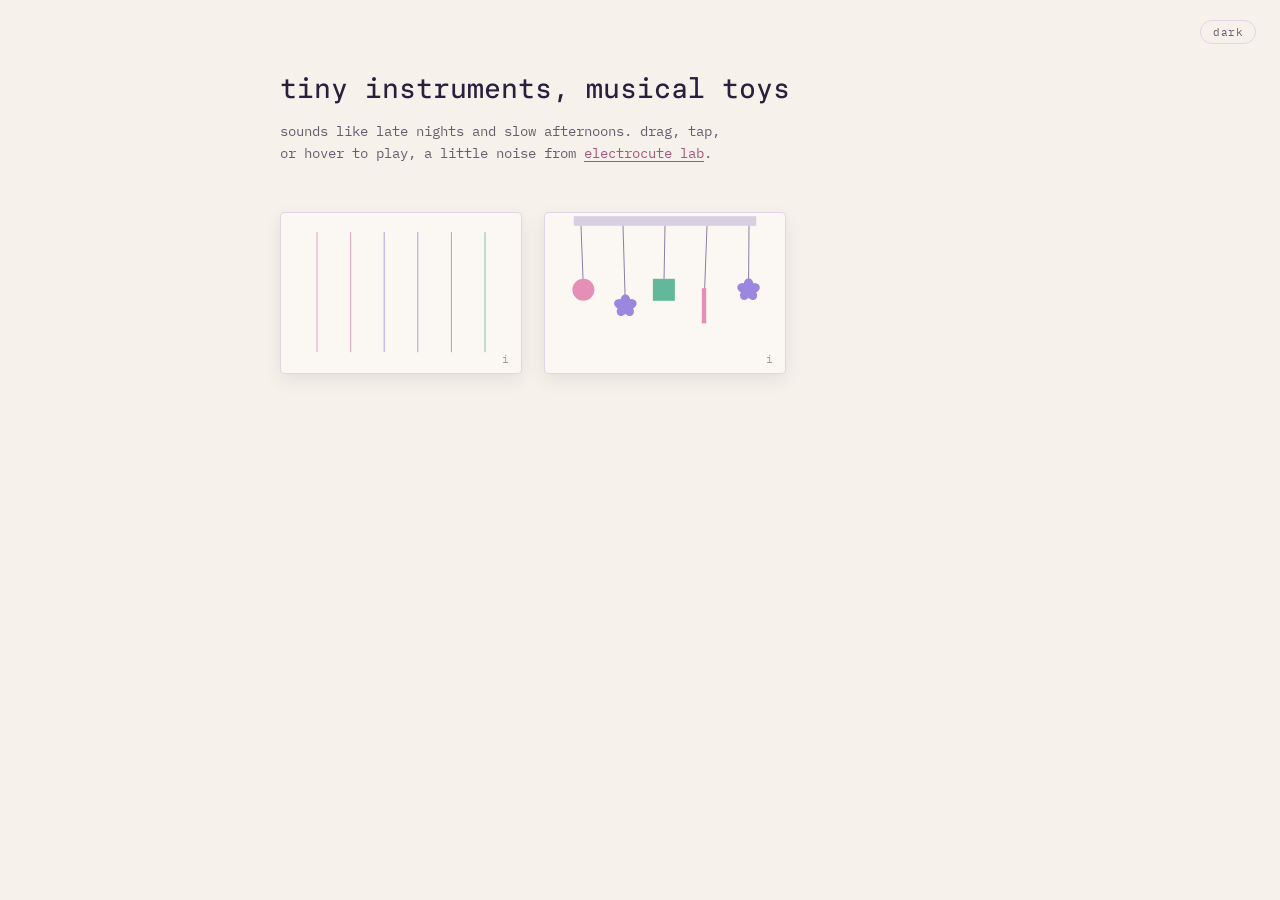
<file: index.html>
<!doctype html>
<html lang="en">
  <head>
    <meta charset="utf-8" />
    <meta name="viewport" content="width=device-width, initial-scale=1" />
    <title>tiny instruments, musical toys</title>
    <meta
      name="description"
      content="small browser music instruments by electrocute lab."
    />
    <link rel="preconnect" href="https://fonts.gstatic.com" crossorigin />
    <link
      href="https://fonts.googleapis.com/css2?family=IBM+Plex+Mono:wght@400;500&display=swap"
      rel="stylesheet"
    />
    <script>
      // pick the theme before the page paints: saved choice first, then the system setting
      (function () {
        var saved = null;
        try {
          saved = localStorage.getItem("tiny-theme");
        } catch (e) {}
        var dark =
          window.matchMedia &&
          window.matchMedia("(prefers-color-scheme: dark)").matches;
        document.documentElement.dataset.theme =
          saved || (dark ? "dark" : "light");
      })();
    </script>
    <link rel="stylesheet" href="style.css" />
  </head>
  <body>
    <button
      class="theme"
      type="button"
      id="theme-toggle"
      aria-label="switch theme"
    >
      dark
    </button>

    <main>
      <header>
        <h1>tiny instruments, musical toys</h1>
        <p class="sub">
          sounds like late nights and slow afternoons. drag, tap, or hover to
          play, a little noise from
          <a href="https://www.electrocutelab.com/">electrocute lab</a>.
        </p>
      </header>

      <div class="row">
        <div class="item" id="harp-item">
          <canvas
            class="box"
            id="harp-box"
            aria-label="mini night harp: move across the threads to pluck them"
            role="img"
          ></canvas>
          <button
            class="info"
            type="button"
            aria-label="about night harp"
            aria-expanded="false"
          >
            i
          </button>
          <div class="panel" role="region" aria-label="about night harp">
            <button class="close" type="button" aria-label="close">×</button>
            <strong>night harp</strong>
            <p>
              drag across the threads to pluck them. hard plucks hit like a
              stab, and low threads sink into the dark.
            </p>
            <a href="night-harp/">open night harp →</a>
          </div>
        </div>

        <div class="item" id="chimes-item">
          <canvas
            class="box"
            id="chimes-box"
            aria-label="mini synthwave chimes: hover a shape to ring it"
            role="img"
          ></canvas>
          <button
            class="info"
            type="button"
            aria-label="about synthwave chimes"
            aria-expanded="false"
          >
            i
          </button>
          <div class="panel" role="region" aria-label="about synthwave chimes">
            <button class="close" type="button" aria-label="close">×</button>
            <strong>synthwave chimes</strong>
            <p>
              hover or tap the chimes to ring them. each shape has its own
              voice.
            </p>
            <a href="chimes/">open synthwave chimes →</a>
          </div>
        </div>
      </div>
    </main>

    <script src="script.js"></script>
  </body>
</html>
</file>
<file: style.css>
/* paper mono, open font license 1.1, see fonts/OFL-PaperMono.txt */
@font-face {
  font-family: "Paper Mono";
  src: url("fonts/PaperMono-Variable.woff2") format("woff2");
  font-weight: 100 800;
  font-display: swap;
}

:root {
  --bg: #f6f1ea;
  --ink: #2a1f3d;
  --muted: rgba(42, 31, 61, 0.7);
  --accent: #a4577f;
  --accent-hover: #7c3f66;
  --box: #fbf8f3;
  --box-edge: #e0d6e6;
  --panel: rgba(246, 241, 234, 0.97);
  --info: rgba(42, 31, 61, 0.45);
  --shadow: rgba(42, 31, 61, 0.08);
}
[data-theme="dark"] {
  --bg: #040306;
  --ink: #e6d9f2;
  --muted: rgba(230, 217, 242, 0.6);
  --accent: #ffecaa;
  --accent-hover: #ffb8d8;
  --box: #15101f;
  --box-edge: #2a2435;
  --panel: rgba(10, 8, 18, 0.96);
  --info: rgba(230, 217, 242, 0.4);
  --shadow: rgba(0, 0, 0, 0.4);
}

html,
body {
  margin: 0;
  min-height: 100%;
  background: var(--bg);
  color: var(--ink);
  font-family: "IBM Plex Mono", monospace;
  transition:
    background 0.4s,
    color 0.4s;
}
main {
  max-width: 720px;
  margin: 0 auto;
  padding: 72px 24px 96px;
}
header {
  margin-bottom: 48px;
}
h1 {
  font-family: "Paper Mono", "IBM Plex Mono", monospace;
  font-size: 28px;
  font-weight: 500;
  letter-spacing: 0;
  line-height: 1.2;
  margin: 0;
  text-wrap: balance;
}
header a {
  color: var(--accent);
  text-decoration: none;
}
.sub {
  font-size: 14px;
  line-height: 1.6;
  color: var(--muted);
  margin: 14px 0 0;
  text-wrap: balance;
}
.sub a {
  color: var(--accent);
  text-decoration: underline;
  text-underline-offset: 3px;
}
header a:hover,
header a:focus-visible {
  text-decoration: underline;
  color: var(--accent-hover);
}

.theme {
  position: fixed;
  top: 20px;
  right: 24px;
  background: transparent;
  border: 1px solid var(--box-edge);
  border-radius: 999px;
  padding: 4px 12px;
  color: var(--muted);
  font: inherit;
  font-size: 11px;
  letter-spacing: 0.04em;
  cursor: pointer;
}
.theme:hover,
.theme:focus-visible {
  color: var(--accent-hover);
  border-color: var(--accent);
}

.row {
  display: flex;
  flex-wrap: wrap;
  gap: 24px;
}
.item {
  position: relative;
  width: 240px;
}
.box {
  display: block;
  width: 240px;
  height: 160px;
  border: 1px solid var(--box-edge);
  border-radius: 4px;
  background: var(--box);
  touch-action: none;
  cursor: crosshair;
  box-shadow: 0 6px 18px var(--shadow);
}
.info {
  position: absolute;
  bottom: 6px;
  right: 6px;
  width: 18px;
  height: 18px;
  border-radius: 50%;
  border: 1px solid transparent;
  background: transparent;
  color: var(--info);
  font: inherit;
  font-size: 11px;
  line-height: 1;
  cursor: pointer;
  padding: 0;
  z-index: 2;
}
.info:hover,
.info:focus-visible {
  border-color: var(--accent);
  color: var(--accent);
}
.panel {
  display: none;
  position: absolute;
  top: 0;
  left: 0;
  width: 240px;
  height: 160px;
  box-sizing: border-box;
  padding: 16px;
  border: 1px solid var(--box-edge);
  border-radius: 4px;
  background: var(--panel);
  color: var(--ink);
  font-size: 12px;
  line-height: 1.6;
  overflow: auto;
  z-index: 3;
}
.item.open .panel {
  display: block;
}
.panel strong {
  display: block;
  font-size: 14px;
  font-weight: 500;
  margin-bottom: 6px;
}
.panel p {
  margin: 0 0 10px;
  color: var(--muted);
  text-wrap: balance;
}
.panel a {
  color: var(--accent);
}
.close {
  position: absolute;
  top: 8px;
  right: 8px;
  width: 22px;
  height: 22px;
  border-radius: 50%;
  border: 1px solid var(--box-edge);
  background: transparent;
  color: var(--ink);
  font: inherit;
  font-size: 12px;
  line-height: 1;
  cursor: pointer;
  padding: 0;
}
</file>
